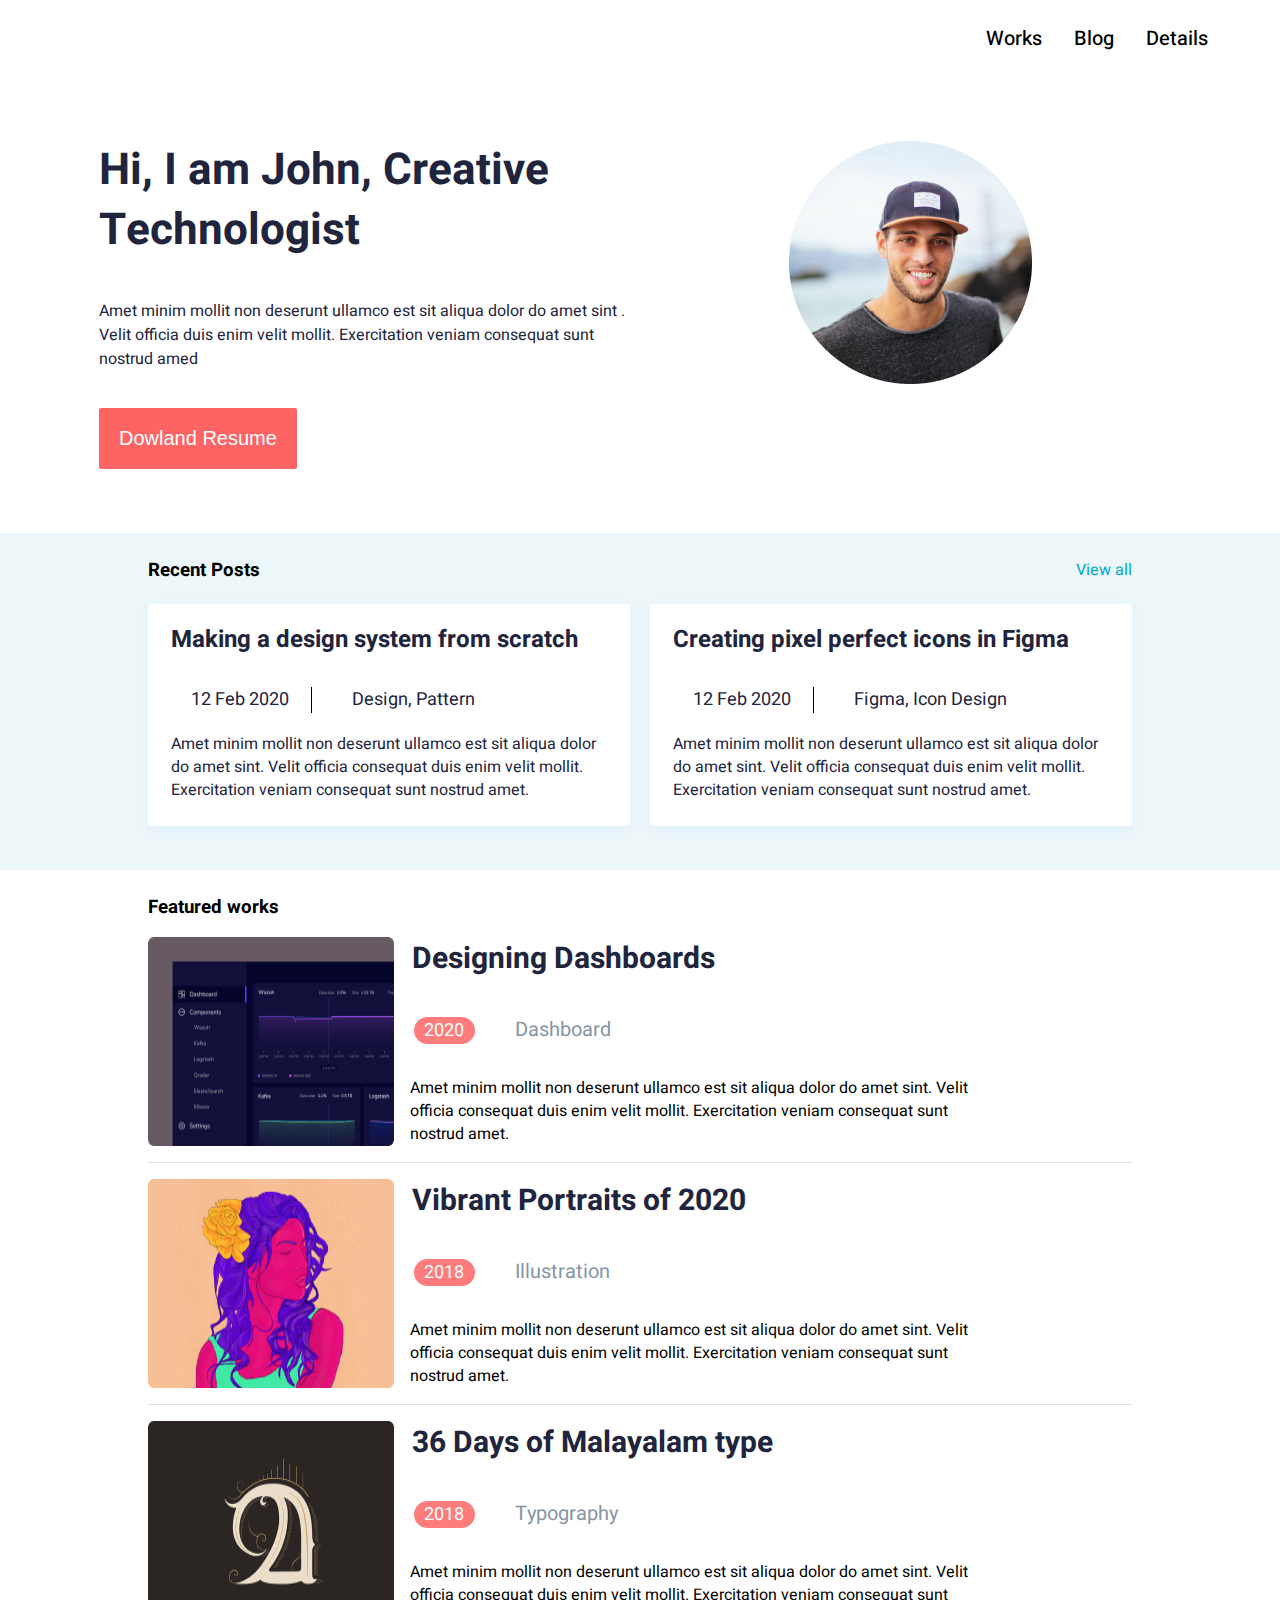
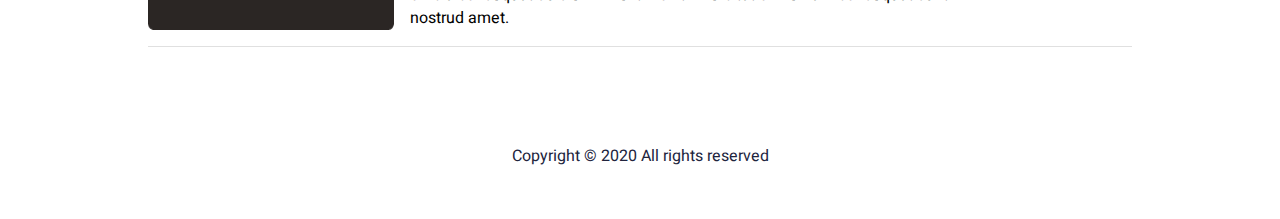
<file: index.html>
<!DOCTYPE html>
<html lang="en">
<head>
    <meta charset="UTF-8">
    <meta http-equiv="X-UA-Compatible" content="IE=edge">
    <meta name="viewport" content="width=device-width, initial-scale=1.0">
    <link rel="stylesheet" href="./style.css">
    <link rel="stylesheet" href="https://pro.fontawesome.com/releases/v5.10.0/css/all.css" integrity="sha384-AYmEC3Yw5cVb3ZcuHtOA93w35dYTsvhLPVnYs9eStHfGJvOvKxVfELGroGkvsg+p" crossorigin="anonymous"/>
    <title>Home</title>
</head>
<body>
    <header>
        <nav class="navbar">
            <ul>
                <li><a href="./work.html">Works</a></li>
                <li><a href="./page2.html">Blog</a></li>
                <li><a href="./detail.html">Details</a></li>
            </ul>
        </nav>
        <div class="showcase">
            <div class="container">
                <div class="showcase-content">
                    <h1>Hi, I am John, Creative Technologist</h1>
                    <p>Amet minim mollit non deserunt ullamco est sit aliqua dolor do amet sint . Velit officia duis enim velit mollit. Exercitation veniam consequat sunt nostrud amed</p>
    
                    <button class="btn" >Dowland Resume</button>
                </div>
                <div class="showcase-img">
                    <img src="./img/Ellipse 1.png" alt="me">
                </div>
            </div>
        </div>
    </header>
    <section class="posts" >
        <div class="posts-title">
            <h3>Recent Posts</h3>
            <a href="#">View all</a>
        </div>
        <div class="posts-content">
            <div class="posts-item b-1">
                <h2>Making a design system from scratch</h2>
                <div class="posts-span">
                    <span class="font-span">12 Feb 2020</span><span class="font-span">Design, Pattern</span>
                </div>
                <p>Amet minim mollit non deserunt ullamco est sit aliqua dolor do amet sint. Velit officia consequat duis enim velit mollit. Exercitation veniam consequat sunt nostrud amet.</p>
            </div>
            <div class="posts-item b-1">
                <h2>Creating pixel perfect icons in Figma</h2>
                <div class="posts-span">
                    <span class="font-span" >12 Feb 2020</span><span class="font-span" >Figma, Icon Design</span>
                </div>   
                <p>Amet minim mollit non deserunt ullamco est sit aliqua dolor do amet sint. Velit officia consequat duis enim velit mollit. Exercitation veniam consequat sunt nostrud amet.</p>
            </div>
        </div>
    </section>
    <section class="works" >
        <div class="works-title">
            <h3>Featured works</h3>
        </div>
        <div class="works-content">
            <div class="works-item p-1">
                    <img src="./img/Rectangle 30.png" alt="photo">
                <div class="works-text">
                    <h2 >Designing Dashboards</h2>
                    <div class="span-text">
                        <span class="span py-1">2020</span><span class="span py-1">Dashboard</span>
                    </div>
                    <p>Amet minim mollit non deserunt ullamco est sit aliqua dolor do amet sint. Velit officia consequat duis enim velit mollit. Exercitation veniam consequat sunt nostrud amet.</p>
                </div>
            </div>
            <div class="works-item p-1">
                <img src="./img/Rectangle 32.png" alt="photo">
                <div class="works-text">
                    <h2>Vibrant Portraits of 2020</h2>
                    <div class="span-text">
                        <span class="span py-1">2018</span><span class="span py-1">Illustration</span>
                    </div>
                    <p>Amet minim mollit non deserunt ullamco est sit aliqua dolor do amet sint. Velit officia consequat duis enim velit mollit. Exercitation veniam consequat sunt nostrud amet.</p>
                </div>
            </div>
            <div class="works-item p-1">
                <img src="./img/Rectangle 34.png" alt="photo">
                <div class="works-text">
                    <h2>36 Days of Malayalam type</h2>
                    <div class="span-text">
                        <span class="span py-1">2018</span><span class="span py-1">Typography</span>
                    </div>
                    <p>Amet minim mollit non deserunt ullamco est sit aliqua dolor do amet sint. Velit officia consequat duis enim velit mollit. Exercitation veniam consequat sunt nostrud amet.</p>
                </div>
            </div>
        </div>
    </section>
    <footer class="main-footer">
        <div class="icon-content">
            <i class="fab fa-facebook-square fa-3x"></i>
            <i class="fab fa-instagram fa-3x"></i> 
            <i class="fab fa-twitter fa-3x"></i>
            <i class="fab fa-linkedin fa-3x"></i>
        </div>
        <p>Copyright &copy; 2020 All rights reserved </p>
    </footer>
</body>
</html>
</file>
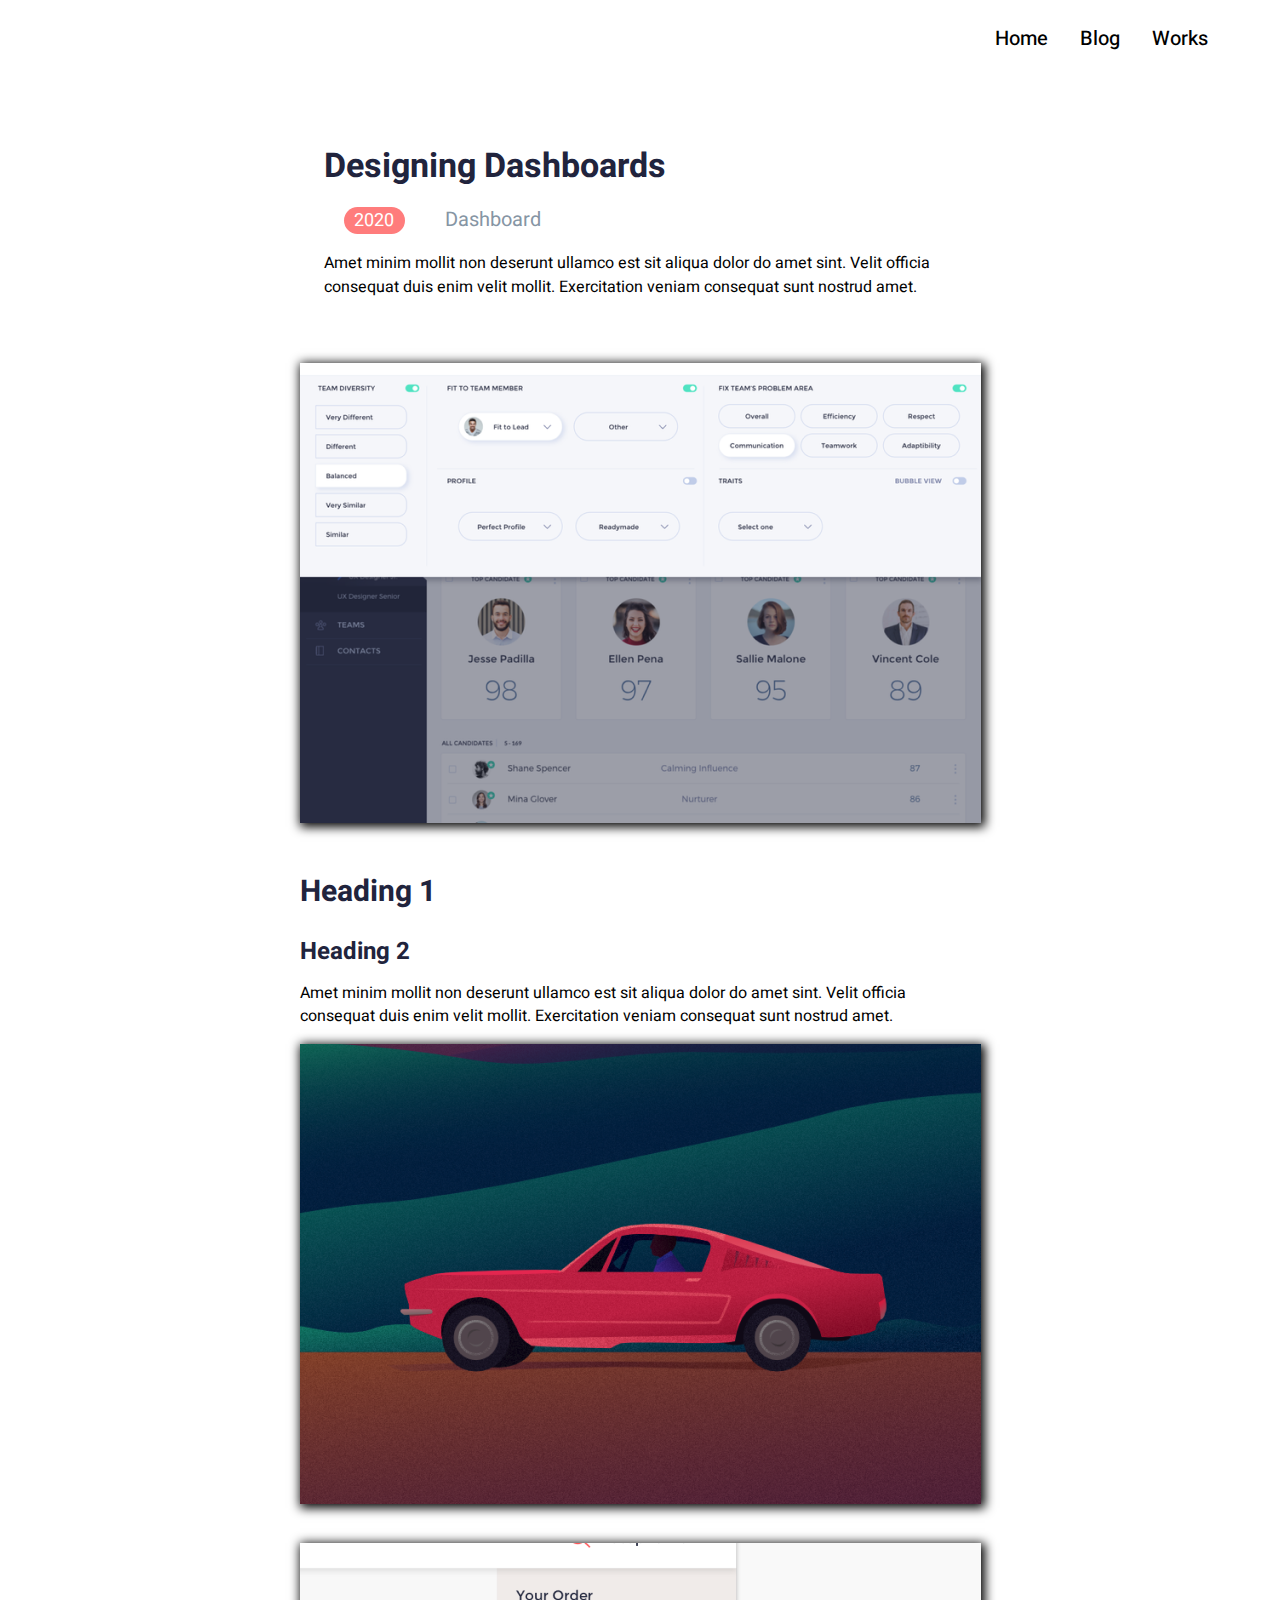
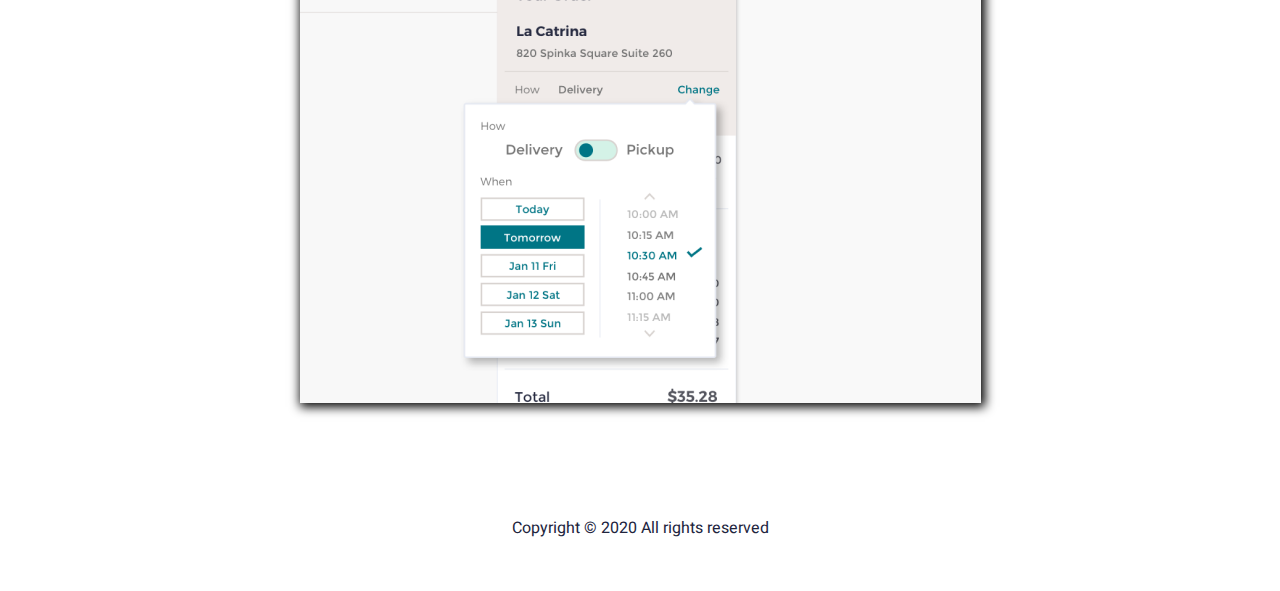
<file: detail.html>
<!DOCTYPE html>
<html lang="en">
<head>
    <meta charset="UTF-8">
    <meta http-equiv="X-UA-Compatible" content="IE=edge">
    <meta name="viewport" content="width=device-width, initial-scale=1.0">
    <link rel="stylesheet" href="https://pro.fontawesome.com/releases/v5.10.0/css/all.css" integrity="sha384-AYmEC3Yw5cVb3ZcuHtOA93w35dYTsvhLPVnYs9eStHfGJvOvKxVfELGroGkvsg+p" crossorigin="anonymous"/>
    <link rel="stylesheet" href="./style.css">
    <title>Details</title>
</head>
<body>
    <header>
        <nav class="navbar">
            <ul>
                <li><a href="./index.html">Home</a></li>
                <li><a href="./page2.html">Blog</a></li>
                <li><a href="./work.html">Works</a></li>
            </ul>
        </nav>
    </header>
    <section class="details">
        <div class="work-item p-1">
            <div class="work-content">
                <div class="text-dicoration">
                    <h2 >Designing Dashboards</h2>
                    <div class="span-text">
                        <span class="span py-1">2020</span><span class="span py-1">Dashboard</span>
                    </div>
                    <p>Amet minim mollit non deserunt ullamco est sit aliqua dolor do amet sint. Velit officia consequat duis enim velit mollit. Exercitation veniam consequat sunt nostrud amet.</p>
                </div>
            </div>
        </div>
    </section>

    <div class="detail-img">
        <div class="detail-content">
            <img src="./img/Rectangle 4.png" alt="photo">
            <h1>Heading 1</h1>
            <h2>Heading 2</h2>
            <p>Amet minim mollit non deserunt ullamco est sit aliqua dolor do amet sint. Velit officia consequat duis enim velit mollit. Exercitation veniam consequat sunt nostrud amet.</p>
            <img src="./img/Rectangle 5.png" alt="photo">
            <img src="./img/Rectangle 6.png" alt="photo">
        </div>
    </div>
    
    <footer class="main-footer">
        <div class="icon-content">
            <i class="fab fa-facebook-square fa-3x"></i>
            <i class="fab fa-instagram fa-3x"></i> 
            <i class="fab fa-twitter fa-3x"></i>
            <i class="fab fa-linkedin fa-3x"></i>
        </div>
        <p>Copyright &copy; 2020 All rights reserved </p>
    </footer>
    
</body>
</html>
</file>
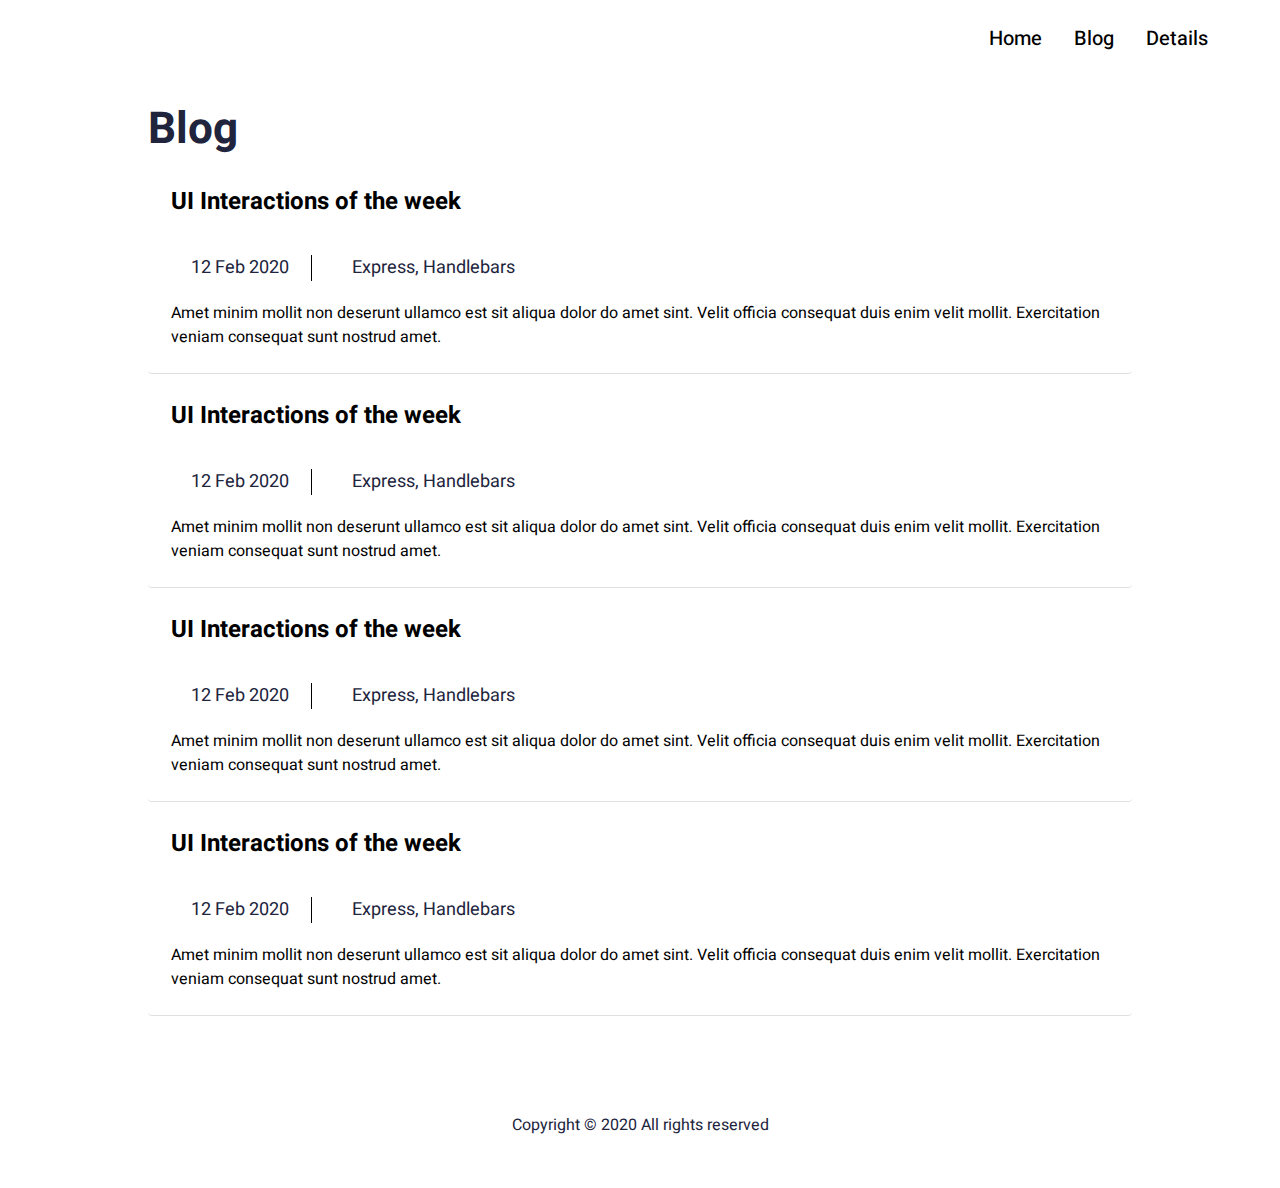
<file: page2.html>
<!DOCTYPE html>
<html lang="en">
<head>
    <meta charset="UTF-8">
    <meta http-equiv="X-UA-Compatible" content="IE=edge">
    <meta name="viewport" content="width=device-width, initial-scale=1.0">
    <link rel="stylesheet" href="./style.css">
    <link rel="stylesheet" href="https://pro.fontawesome.com/releases/v5.10.0/css/all.css" integrity="sha384-AYmEC3Yw5cVb3ZcuHtOA93w35dYTsvhLPVnYs9eStHfGJvOvKxVfELGroGkvsg+p" crossorigin="anonymous"/>
    <title>Blog</title>
</head>
<body>

    <header>
        <nav class="navbar">
            <ul>
                <li><a href="./index.html">Home</a></li>
                <li><a href="./page2.html">Blog</a></li>
                <li><a href="./detail.html">Details</a></li>
            </ul>
        </nav>

    </header>

    <div class="works b-1">

        <h1>Blog</h1>

        <div class="blog-item b-1 border">
            <h2>UI Interactions of the week</h2>
            <div class="posts-span">
                <span class="font-span">12 Feb 2020</span><span class="font-span">Express, Handlebars</span>
            </div>
            
            <p>Amet minim mollit non deserunt ullamco est sit aliqua dolor do amet sint. Velit officia consequat duis enim velit mollit. Exercitation veniam consequat sunt nostrud amet.</p>
        </div>

        <div class="blog-item b-1 border">
            <h2>UI Interactions of the week</h2>
            <div class="posts-span">
                <span class="font-span">12 Feb 2020</span><span class="font-span">Express, Handlebars</span>
            </div>
            
            <p>Amet minim mollit non deserunt ullamco est sit aliqua dolor do amet sint. Velit officia consequat duis enim velit mollit. Exercitation veniam consequat sunt nostrud amet.</p>
        </div>

        <div class="blog-item b-1 border">
            <h2>UI Interactions of the week</h2>
            <div class="posts-span">
                <span class="font-span">12 Feb 2020</span><span class="font-span">Express, Handlebars</span>
            </div>
            
            <p>Amet minim mollit non deserunt ullamco est sit aliqua dolor do amet sint. Velit officia consequat duis enim velit mollit. Exercitation veniam consequat sunt nostrud amet.</p>
        </div>

        <div class="blog-item b-1 border">
            <h2>UI Interactions of the week</h2>
            <div class="posts-span">
                <span class="font-span">12 Feb 2020</span><span class="font-span">Express, Handlebars</span>
            </div>
            
            <p>Amet minim mollit non deserunt ullamco est sit aliqua dolor do amet sint. Velit officia consequat duis enim velit mollit. Exercitation veniam consequat sunt nostrud amet.</p>
        </div>

    </div>

    <footer class="main-footer">
        <div class="icon-content">
            <i class="fab fa-facebook-square fa-3x"></i>
            <i class="fab fa-instagram fa-3x"></i> 
            <i class="fab fa-twitter fa-3x"></i>
            <i class="fab fa-linkedin fa-3x"></i>
        </div>
        <p>Copyright &copy; 2020 All rights reserved </p>
    </footer>
    
</body>
</html>
</file>
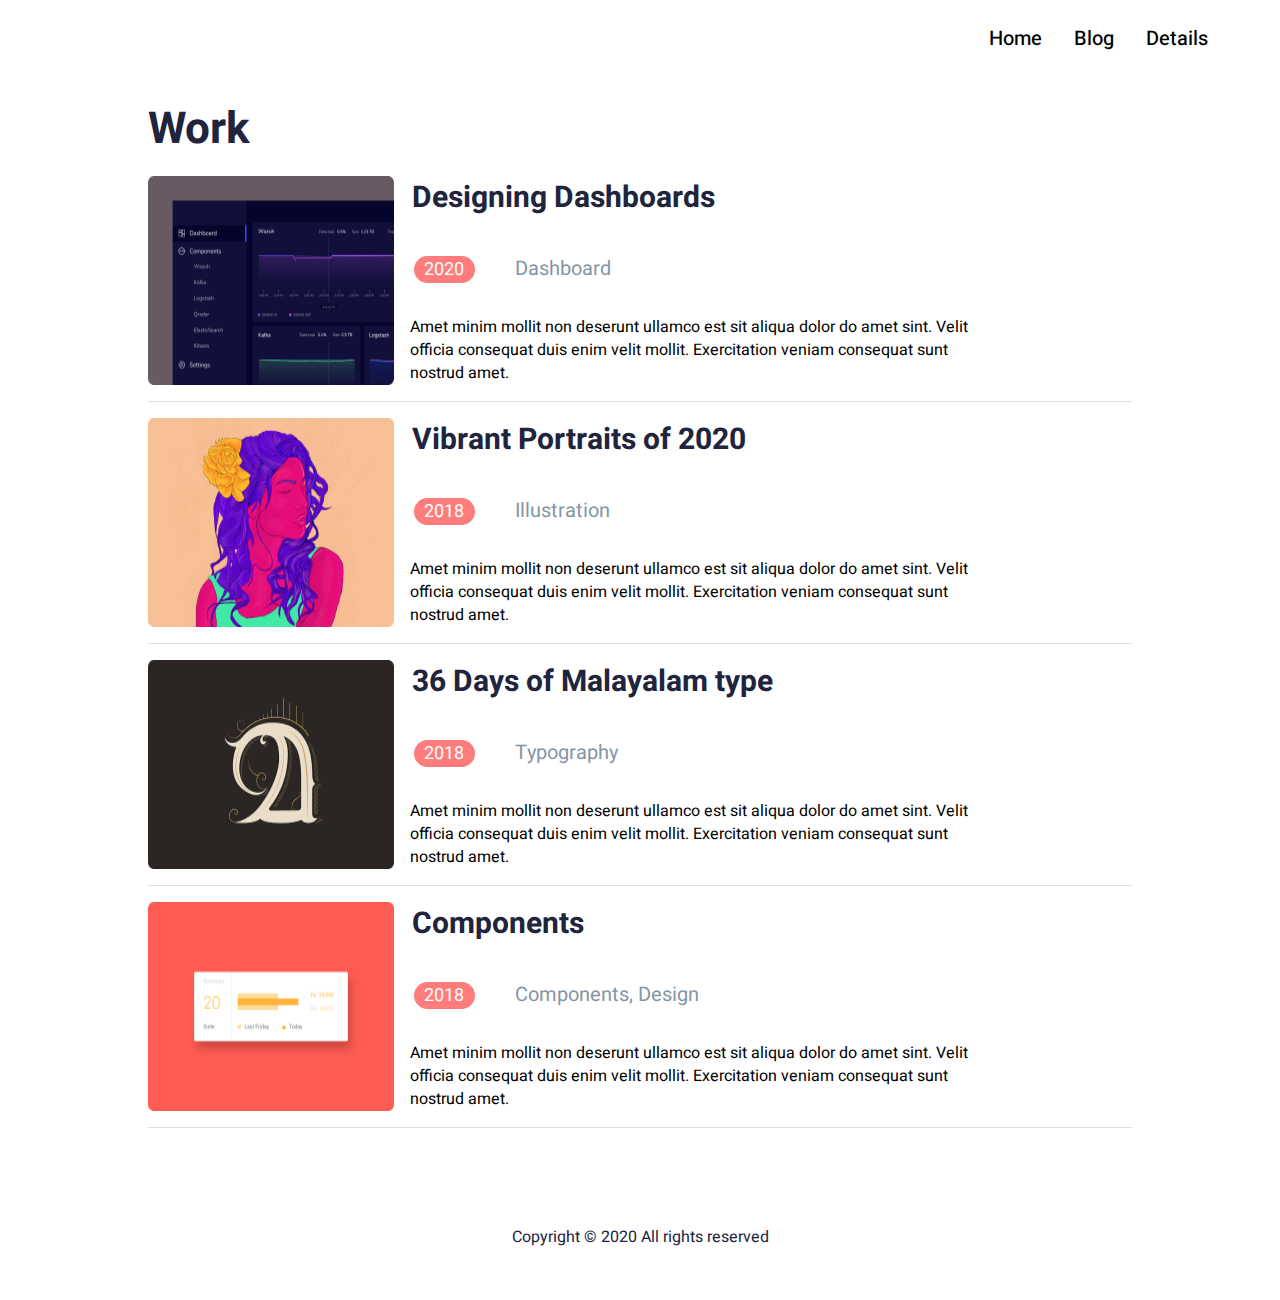
<file: work.html>
<!DOCTYPE html>
<html lang="en">
<head>
    <meta charset="UTF-8">
    <meta http-equiv="X-UA-Compatible" content="IE=edge">
    <meta name="viewport" content="width=device-width, initial-scale=1.0">
    <link rel="stylesheet" href="https://pro.fontawesome.com/releases/v5.10.0/css/all.css" integrity="sha384-AYmEC3Yw5cVb3ZcuHtOA93w35dYTsvhLPVnYs9eStHfGJvOvKxVfELGroGkvsg+p" crossorigin="anonymous"/>
    <link rel="stylesheet" href="./style.css">
    <title>Works</title>
</head>
<body>
    <header>

        <nav class="navbar">
            <ul>
                <li><a href="./index.html">Home</a></li>
                <li><a href="./page2.html">Blog</a></li>
                <li><a href="#">Details</a></li>
            </ul>
        </nav>

    </header>

    <section class="works" >
        <div class="works-title">
            <h1>Work</h1>
        </div>
        <div class="works-content">

            <div class="works-item p-1">
                    <img src="./img/Rectangle 30.png" alt="photo">
                <div class="works-text">
                    <h2 >Designing Dashboards</h2>
                    <div class="span-text">
                        <span class="span py-1">2020</span><span class="span py-1">Dashboard</span>
                    </div>
                    <p>Amet minim mollit non deserunt ullamco est sit aliqua dolor do amet sint. Velit officia consequat duis enim velit mollit. Exercitation veniam consequat sunt nostrud amet.</p>
                </div>
            </div>

            <div class="works-item p-1">
                <img src="./img/Rectangle 32.png" alt="photo">
                <div class="works-text">
                    <h2>Vibrant Portraits of 2020</h2>
                    <div class="span-text">
                        <span class="span py-1">2018</span><span class="span py-1">Illustration</span>
                    </div>
                    <p>Amet minim mollit non deserunt ullamco est sit aliqua dolor do amet sint. Velit officia consequat duis enim velit mollit. Exercitation veniam consequat sunt nostrud amet.</p>
                </div>
            </div>

            <div class="works-item p-1">
                <img src="./img/Rectangle 34.png" alt="photo">
                <div class="works-text">
                    <h2>36 Days of Malayalam type</h2>
                    <div class="span-text">
                        <span class="span py-1">2018</span><span class="span py-1">Typography</span>
                    </div>
                    <p>Amet minim mollit non deserunt ullamco est sit aliqua dolor do amet sint. Velit officia consequat duis enim velit mollit. Exercitation veniam consequat sunt nostrud amet.</p>
                </div>
            </div>

            <div class="works-item p-1">
                <img src="./img/Rectangle 40 (1).png" alt="photo">
                <div class="works-text">
                    <h2>Components</h2>
                    <div class="span-text">
                        <span class="span py-1">2018</span><span class="span py-1">Components, Design</span>
                    </div>
                    <p>Amet minim mollit non deserunt ullamco est sit aliqua dolor do amet sint. Velit officia consequat duis enim velit mollit. Exercitation veniam consequat sunt nostrud amet.</p>
                </div>
            </div>

        </div>
    </section>

    <footer class="main-footer">
        <div class="icon-content">
            <i class="fab fa-facebook-square fa-3x"></i>
            <i class="fab fa-instagram fa-3x"></i> 
            <i class="fab fa-twitter fa-3x"></i>
            <i class="fab fa-linkedin fa-3x"></i>
        </div>
        <p>Copyright &copy; 2020 All rights reserved </p>
    </footer>

</body>
</html>
</file>
<file: style.css>
@import url('https://fonts.googleapis.com/css2?family=Heebo:wght@100;300;400;500;700;900&display=swap');

*{
    margin: 0;
    padding: 0;
    box-sizing: border-box;
}

body{
    font-family: 'Heebo', sans-serif;
}

.b-1{
    background: #ffffff;
}

.p-1{padding: 1.5rem 0;}
.p-2{padding: 2rem 0;}
.p-3{padding: 3rem 0;}

.py-1{padding: 1.2rem 2.25rem;}

.border{border-bottom: 1px solid #E0E0E0;}

.container{
    max-width: 1146px;
    margin: auto;
    padding: 0 2rem;
    overflow: hidden;
}

.btn{
    background: #ff6464;
border-radius: 2px;
border: none;
padding: 1rem 1.25rem;

font-weight: 500;
font-size: 1.25rem;
line-height: 29px;
cursor: pointer;
color: #FFFFFF;
}

.btn:hover{
    background: #b14848;
}

/* Navbar */

.navbar{
    display: flex;
    width: 100%;
    justify-content: flex-end;
    padding: 0 2rem;
}

.navbar ul{
    display: flex;
    list-style: none;
    padding: 1.5rem;
}

.navbar ul li a{
    color: #000000;
    font-weight: 500;
    font-size: 20px;
    line-height: 29px;
    text-decoration: none;
    padding: 1rem;
}

.navbar ul li a:hover{
    color: #d48864;
}

/* Showcase */

.showcase{
    padding: 4rem 0;
}


.showcase .container{
     display: flex;
     justify-content: space-between;
}

.showcase-content, .showcase-img{
    flex: 1;
}

.showcase-img{
    text-align: center;
}

.showcase-content h1{
    font-weight: bold;
    font-size: 44px;
    line-height: 60px;
    color: #21243D;
}

.showcase-content p{
    color: #21243D;
    font-weight: 400;
    margin: 2.35rem 0 ;
    font-size: 16px;
}

/* Posts */

.posts{ 
left: 0px;
padding: 1.45rem 9.25rem;
background: #EDF7FA;
}

.posts-item{
box-shadow: 0px 4px 10px rgba(187, 225, 250, 0.25);
border-radius: 4px;
padding: 1.5rem 1.44rem;
flex: 1;
}

.posts-content{
    display: flex;
    justify-content: space-between;
}

.posts-content{
    font-size: 1rem;
line-height: 23px;
color: #21243D;
padding: 1.25rem 0;
}

.posts-content .posts-item:first-child{
    margin-right: 1.25rem ;
}

.posts-title{
    display: flex;
    justify-content: space-between;
    align-items: center;
}

.posts-title a{
font-size: 1rem;
line-height: 23px;
text-align: right;
color: #00A8CC;
text-decoration: none;
}

.posts-title a:hover{
    color: #035264;
}

.posts-title h2{
    font-size: 22px;
line-height: 60px;
display: flex;
color: #21243D;
}

.posts-span{
    display: flex;
    padding-top: 1rem;
}

.posts-span .font-span:first-child{
    border-right: 1px solid #000000;
    font-size: 1.13rem;
line-height: 26px;
color: #21243D;
padding: 0 1.4rem 0 0;
}

.posts-span .font-span:last-child{
    font-size: 1.13rem;
line-height: 26px;
color: #21243D;
}

.font-span{
    margin: 1.25rem;
}

/* Works */

.works{
    left: 0px;
padding: 1.45rem 9.25rem;
}

.works h1{
    font-size: 44px;
line-height: 60px;
color: #21243D;
}

.works-content{
    display: block;
    flex: 1;
}

.works-text h2{
    font-size: 30px;
    display: flex;  
line-height: 44px;
color: #21243D;
padding: 0 0 1.25rem 1.15rem;
}

.works-text p{
    font-size: 16px;
line-height: 23px;
padding: 1rem 9.25rem 0 1rem;
}

.works-item{
    display: flex;
    flex: 1;
    border-bottom: 1px solid #E0E0E0;
padding: 1rem 0 1rem 0;
}

.span-text .span:first-child{
    background: #142850;
border-radius: 16px;
padding: 0 0.65rem;
font-size: 18px;
line-height: 60px;
color: #FFFFFF;
margin: 1.25rem 2.5rem 0 1.25rem;
}

.span-text .span:last-child{
    font-size: 20px;
line-height: 29px;
color: #8695A4;
padding: 0 0;
}

/* Main Footer */

.main-footer{
    display: flex;
    justify-content: center;
    align-items: center;
    flex-direction: column;
    margin: 2rem;
}

.main-footer p{
    font-size: 16px;
line-height: 21px;
text-align: center;
color: #21243D;
padding: 1.25rem 0;
}

.icon-content i{
    padding: 0 1rem;
}

/* Blog */

.blog-item{
    border-radius: 4px;
padding: 1.5rem 1.44rem;
flex: 1;
}

/* Detail */

.work-item{
    max-width: 1200px;
    display: flex;
    flex: 1;
padding: 4rem 9.25rem;
margin: 0 11rem;
}

.text-dicoration h2{
    font-size: 34px;
    line-height: 50px;
    color: #21243D;
}

.span-text .span:first-child{
    background: #FF7C7C;
    border-radius: 16px;
}

.detail-content{
    display: block;
    margin: 0 20rem;
}

.detail-content h1{
    font-size: 30px;
line-height: 60px;
color: #21243D;
}

.detail-content h2{
    font-size: 24px;
line-height: 60px;
color: #21243D;
}

.detail-content p{
    font-size: 16px;
line-height: 23px;
color: #000000;
padding-bottom: 1rem;
}

.detail-content img{
    margin-bottom: 2rem;
    box-shadow: 2px 2px 10px 2px;
}

.detail-img{
    display: flex;
    flex-direction: column;
    align-items: center;
}

@media(max-width: 1200px){
    .works img{
        width: 300px;
    }
}

@media(max-width: 991px){
    .container{
        flex-direction: column;
    }
    .showcase-img img{
        text-align: center;
        /* padding: 0 15rem; */
        left: 0;
    }
    .showcase-content h1{
        font-size: 40px;
    }
    .showcase-content p{
        font-size: 14px;
    }
    .btn{
        font-size: 1rem;
        padding: 0.5rem 1rem;
    }
    .span-text .span:first-child{
        font-size: 15px;
    }
    .span-text .span:last-child{
        font-size: 15px;
    }
    .navbar ul li a{
        font-size: 18px;
    }
    .works p{
        padding: 0 148px 0 16px;
        font-size: 13px
    }
    .work-item{
        display: flex;
        flex-direction: column;
        align-items: center;
        padding: 3rem 2.25rem;
    }
    .works-text p{
        line-height: 15px;
    }
    .works-item img{
        width: 400px;
        padding-bottom: 1rem;
    }
    .detail-img img{
        width: 400px ;
    }
    .detail-content{
         display: flex;
        flex-direction: column;
        align-items: center;
        padding: 3rem 2.25rem;
    }
}

@media(max-width: 778px){
    .showcase{
        padding: 35px 0;
    }
    .showcase h1{
        font-size: 27px;
        padding: 30px 0;
    }
    .showcase p{
        margin: 30px 0;
    }
    .btn {
        font-size: 0.55rem;
        padding: 0 0.25rem;
    }
    .showcase-img img{
        width: 200px;
    }   
    .posts{
        padding: 1.45rem 4.25rem;
    }
    .posts-item h2{
        font-size: 20px;
    }
    .posts-item p{
        font-size: 0.8rem;
    }
    .posts-span{
        font-size: 0.8rem;
    }
    .works{
        padding: 20px 100px;
    }
    .work-item{
        display: flex;
        flex-direction: column;
        align-items: center;
        padding: 3rem 2.25rem;
    }
    .works-text h2{
        font-size: 25px;
        padding: 0 0 15px 20px;
    }
    .works-text p{
        padding: 0 0 10px 20px;
    }
    .detail.img img{
        padding: 0 3rem;
        width: 100px;
    }
}
</file>
